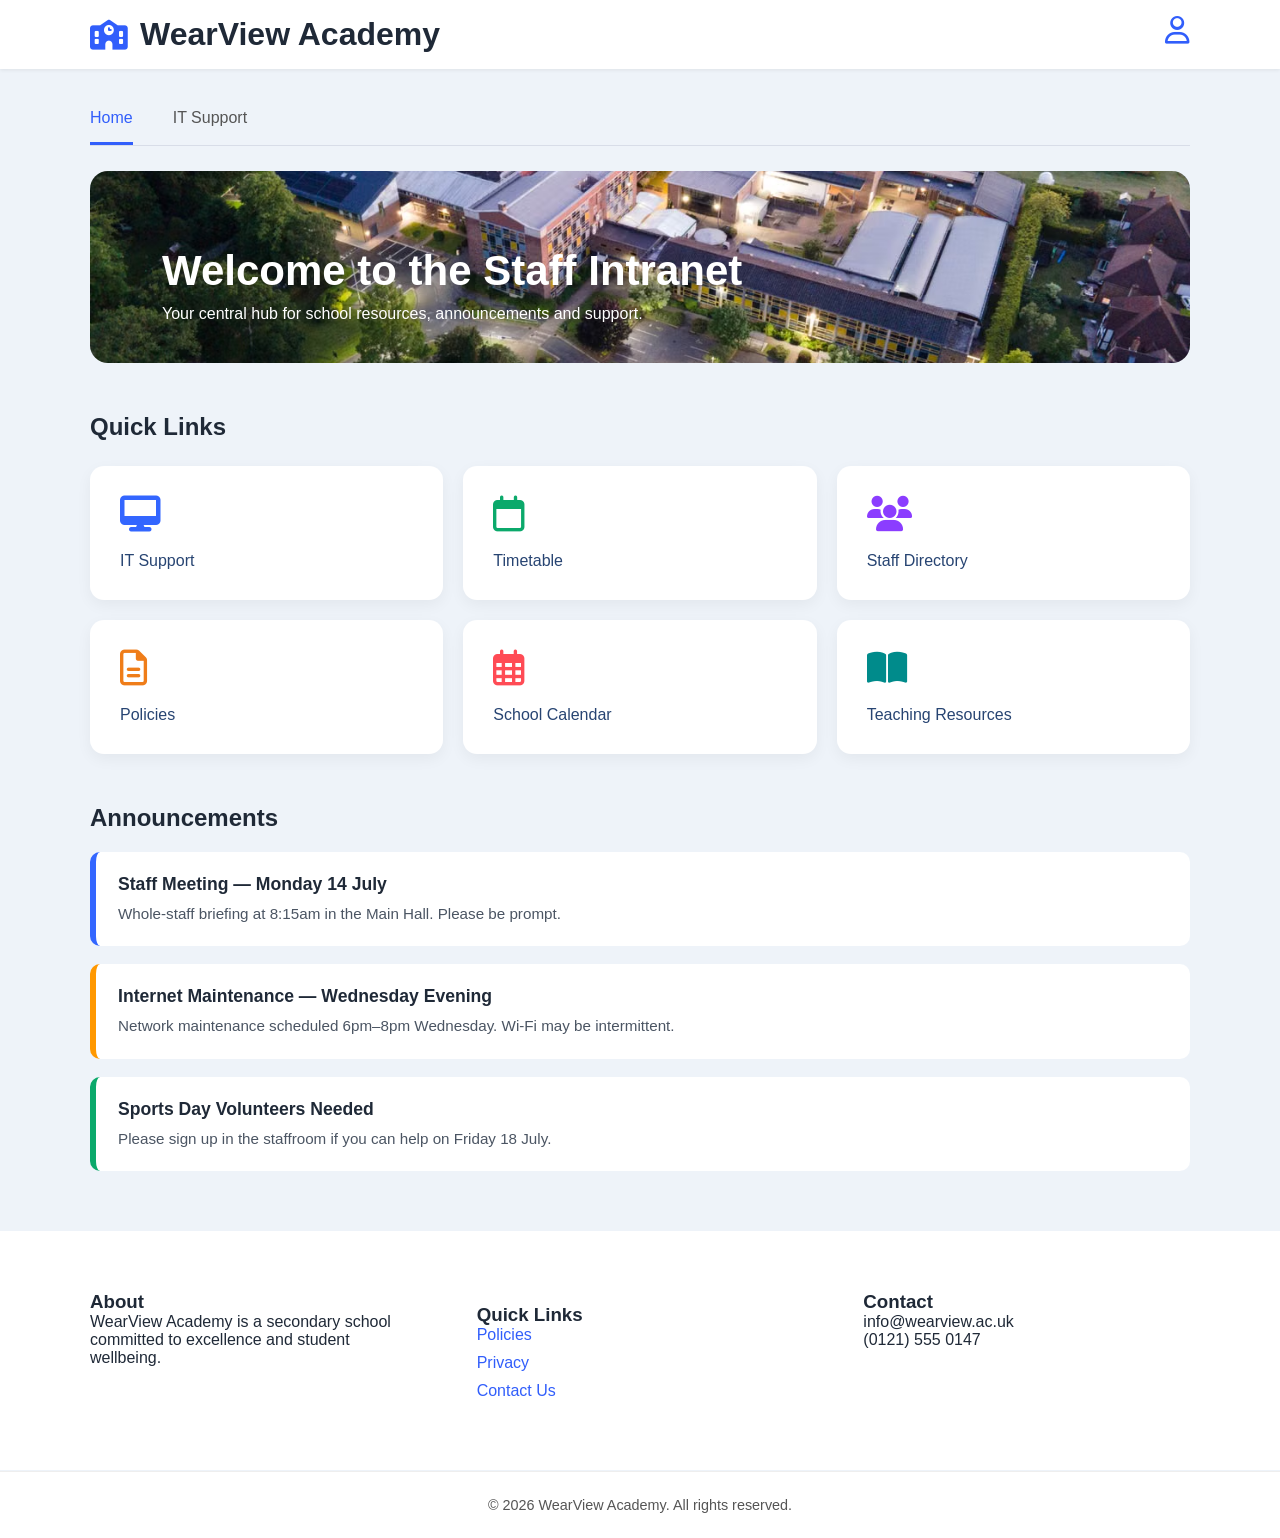
<file: index.html>
<!DOCTYPE html>
<html lang="en">
<head>
    <meta charset="UTF-8">
    <meta name="viewport" content="width=device-width, initial-scale=1.0">
    <title>WearView Academy Intranet</title>
    <link rel="stylesheet" href="css/site.css">
    <link rel="stylesheet" href="https://cdnjs.cloudflare.com/ajax/libs/font-awesome/6.4.0/css/all.min.css">
    <script src="js/user.js"></script>
    <script src="js/site.js"></script>
</head>
<body>
    <header>
        <div class="logo">
            <a href="index.html"><i class="fa-solid fa-school"></i></a>
            <h1>WearView Academy</h1>
        </div>
        <div class="profile">
            <a href="login.html"><i id="accountIcon" class="fa-regular fa-user"></i></a>
            <div id="loggedInUser" class="logged-in-user">
                <span id="userGreeting"></span>
                <a href="#" id="logoutLink">Logout</a>
            </div>
        </div>
    </header>     
    <nav>
        <ul>
            <li id="homeLink" class="active"><a href="index.html">Home</a></li>
            <li id="itSupportLink"><a href="#">IT Support</a></li>
            <li id="reportIssueLink"><a href="reportissues.html">Report Issue</a></li>
            <li id="viewRequestsLink"><a href="viewrequests.html">View Requests</a></li>    
            <li id="viewJobsLink"><a href="viewjobs.html">View Jobs</a></li>
        </ul>
    </nav>
    <main>
        <section class="hero">
            <img src="img/school.avif" alt="School">
            <div class="hero-overlay">
                <h2>Welcome to the Staff Intranet</h2>
                <p>Your central hub for school resources, announcements and support.</p>
            </div>
        </section>
        <section class="quick-links">
            <h2>Quick Links</h2>
            <div class="cards">
                <a class="card" href="#">
                    <i class="fa-solid fa-desktop blue"></i>
                    <p>IT Support</p>
                </a>
                <a class="card" href="#">
                    <i class="fa-regular fa-calendar green"></i>
                    <p>Timetable</p>
                </a>
                <a class="card" href="#">
                    <i class="fa-solid fa-users purple"></i>
                    <p>Staff Directory</p>
                </a>
                <a class="card" href="#">
                    <i class="fa-regular fa-file-lines orange"></i>
                    <p>Policies</p>
                </a>
                <a class="card" href="#">
                    <i class="fa-regular fa-calendar-days red"></i>
                    <p>School Calendar</p>
                </a>
                <a class="card" href="#">
                    <i class="fa-solid fa-book-open teal"></i>
                    <p>Teaching Resources</p>
                </a>
            </div>
        </section>
        <section class="announcements">
            <h2>Announcements</h2>
            <div class="announcement blue">
                <h3>Staff Meeting — Monday 14 July</h3>
                <p>Whole-staff briefing at 8:15am in the Main Hall. Please be prompt.</p>
            </div>
            <div class="announcement orange">
                <h3>Internet Maintenance — Wednesday Evening</h3>
                <p>Network maintenance scheduled 6pm–8pm Wednesday. Wi-Fi may be intermittent.</p>
            </div>
            <div class="announcement green">
                <h3>Sports Day Volunteers Needed</h3>
                <p>Please sign up in the staffroom if you can help on Friday 18 July.</p>
            </div>
        </section>
    </main>
    <footer>
        <div>
            <h3>About</h3>
            <p>WearView Academy is a secondary school committed to excellence and student wellbeing.</p>
        </div>
    <div>
        <h3 class="privacy-links">Quick Links</h3>
        <a href="#">Policies</a>
        <a href="#">Privacy</a>
        <a href="#">Contact Us</a>
    </div>
        <div>
            <h3>Contact</h3>
            <p>info@wearview.ac.uk</p>
            <p>(0121) 555 0147</p>
        </div>
    </footer>
    <div class="copyright">
        © 2026 WearView Academy. All rights reserved.
    </div>

</body>
</html>
</file>
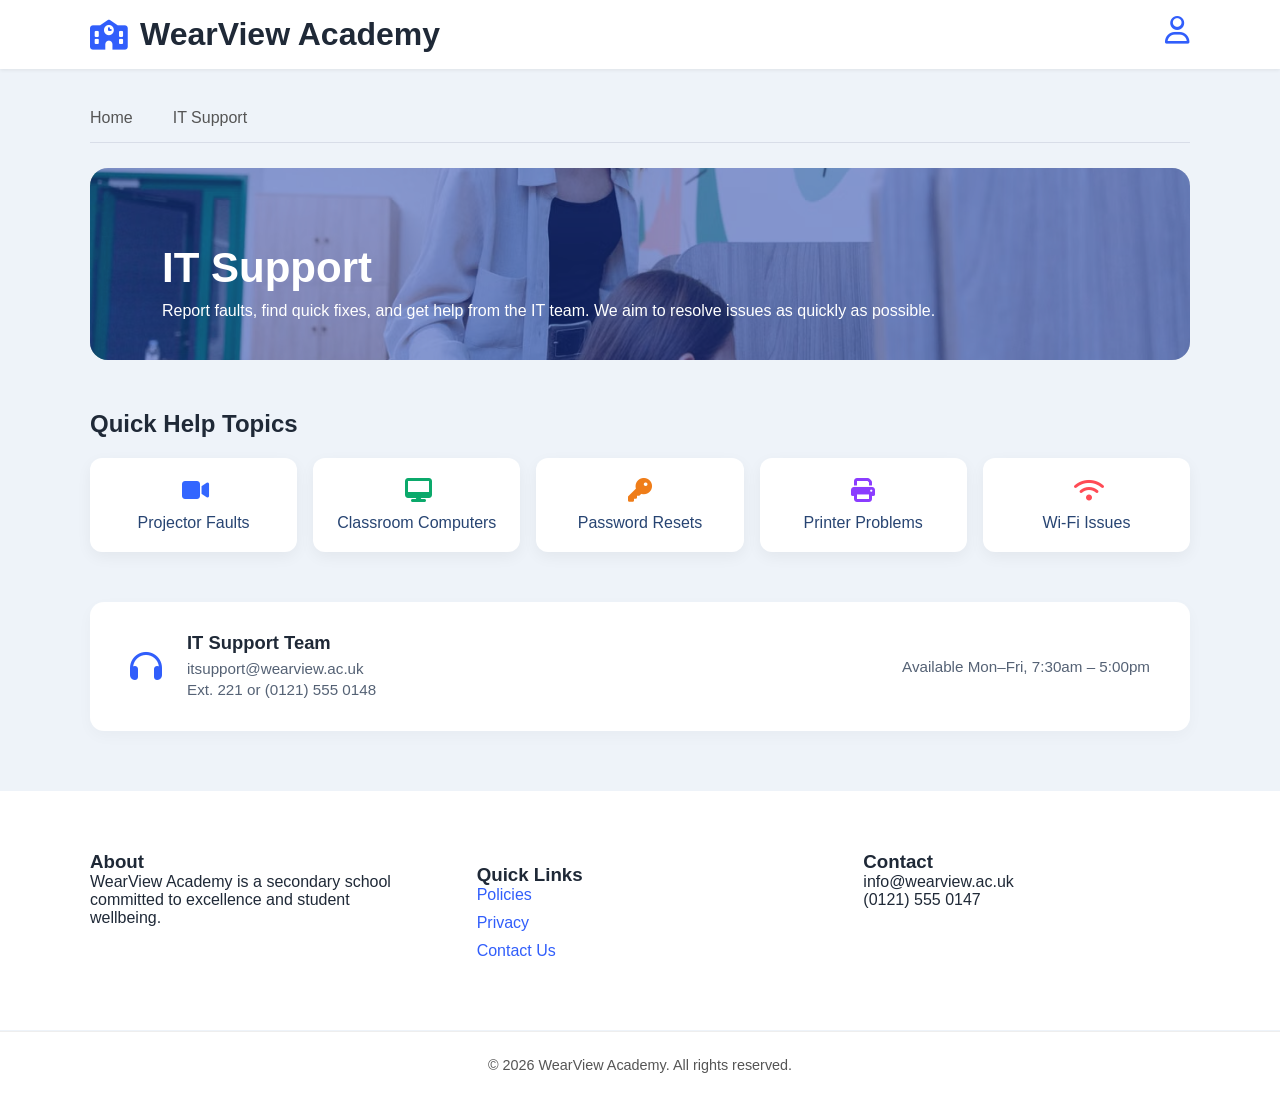
<file: itsupport.html>
<!DOCTYPE html>
<html lang="en">
<head>
    <meta charset="UTF-8">
    <meta name="viewport" content="width=device-width, initial-scale=1.0">
    <title>WearView Academy Intranet</title>
    <link rel="stylesheet" href="css/site.css">
    <link rel="stylesheet" href="https://cdnjs.cloudflare.com/ajax/libs/font-awesome/6.4.0/css/all.min.css">
    <script src="js/user.js"></script>
    <script src="js/site.js"></script>
</head>
<body>
    <header>
        <div class="logo">
            <a href="index.html"><i class="fa-solid fa-school"></i></a>
            <h1>WearView Academy</h1>
        </div>
        <div class="profile">
            <a href="login.html"><i id="accountIcon" class="fa-regular fa-user"></i></a>
            <div id="loggedInUser" class="logged-in-user">
                <span id="userGreeting"></span>
                <a href="#" id="logoutLink">Logout</a>
            </div>
        </div>
    </header>     
    <nav>
        <ul>
            <li id="homeLink" class="active"><a href="index.html">Home</a></li>
            <li id="itSupportLink"><a href="itsupport.html">IT Support</a></li>
            <li id="reportIssueLink"><a href="reportissues.html">Report Issue</a></li>
            <li id="viewRequestsLink"><a href="viewrequests.html">View Requests</a></li>    
            <li id="viewJobsLink"><a href="viewjobs.html">View Jobs</a></li>
        </ul>
    </nav>
    <main>
        <section class="hero">
            <img src="img/itsupport.avif" alt="IT Support">
            <div class="hero-overlay">
                <h2>IT Support</h2>
                <p>Report faults, find quick fixes, and get help from the IT team. We aim to resolve issues as quickly as possible.</p>
            </div>
            <div class="overlay"></div>
        </section>
        <section class="quick-help">
            <h2>Quick Help Topics</h2>
            <div class="help-cards">
                <a class="help-card">
                    <i class="fa-solid fa-video blue"></i>
                    <p>Projector Faults</p>
                </a>
                <a class="help-card">
                    <i class="fa-solid fa-desktop green"></i>
                    <p>Classroom Computers</p>
                </a>
                <a class="help-card">
                    <i class="fa-solid fa-key orange"></i>
                    <p>Password Resets</p>
                </a>
                <a class="help-card">
                    <i class="fa-solid fa-print purple"></i>
                    <p>Printer Problems</p>
                </a>
                <a class="help-card">
                    <i class="fa-solid fa-wifi red"></i>
                    <p>Wi-Fi Issues</p>
                </a>
            </div>
        </section>
        <section class="support-info-section">
            <div class="support-team-card">
                <!-- Left Side: Icon & Contact Details Grouped Together -->
                <div class="support-details">
                    <i class="fa-solid fa-headphones support-icon"></i>
                    <div class="support-text">
                        <h3>IT Support Team</h3>
                        <p>itsupport@wearview.ac.uk</p>
                        <p>Ext. 221 or (0121) 555 0148</p>
                    </div>
                </div>
                
                <!-- Right Side: Availability Hours -->
                <div class="support-hours">
                    <p>Available Mon–Fri, 7:30am – 5:00pm</p>
                </div>
            </div>            
    </section>
    </main>
    <footer>
        <div>
            <h3>About</h3>
            <p>WearView Academy is a secondary school committed to excellence and student wellbeing.</p>
        </div>
    <div>
        <h3 class="privacy-links">Quick Links</h3>
        <a href="#">Policies</a>
        <a href="#">Privacy</a>
        <a href="#">Contact Us</a>
    </div>
        <div>
            <h3>Contact</h3>
            <p>info@wearview.ac.uk</p>
            <p>(0121) 555 0147</p>
        </div>
    </footer>
    <div class="copyright">
        © 2026 WearView Academy. All rights reserved.
    </div>

</body>
</html>
</file>
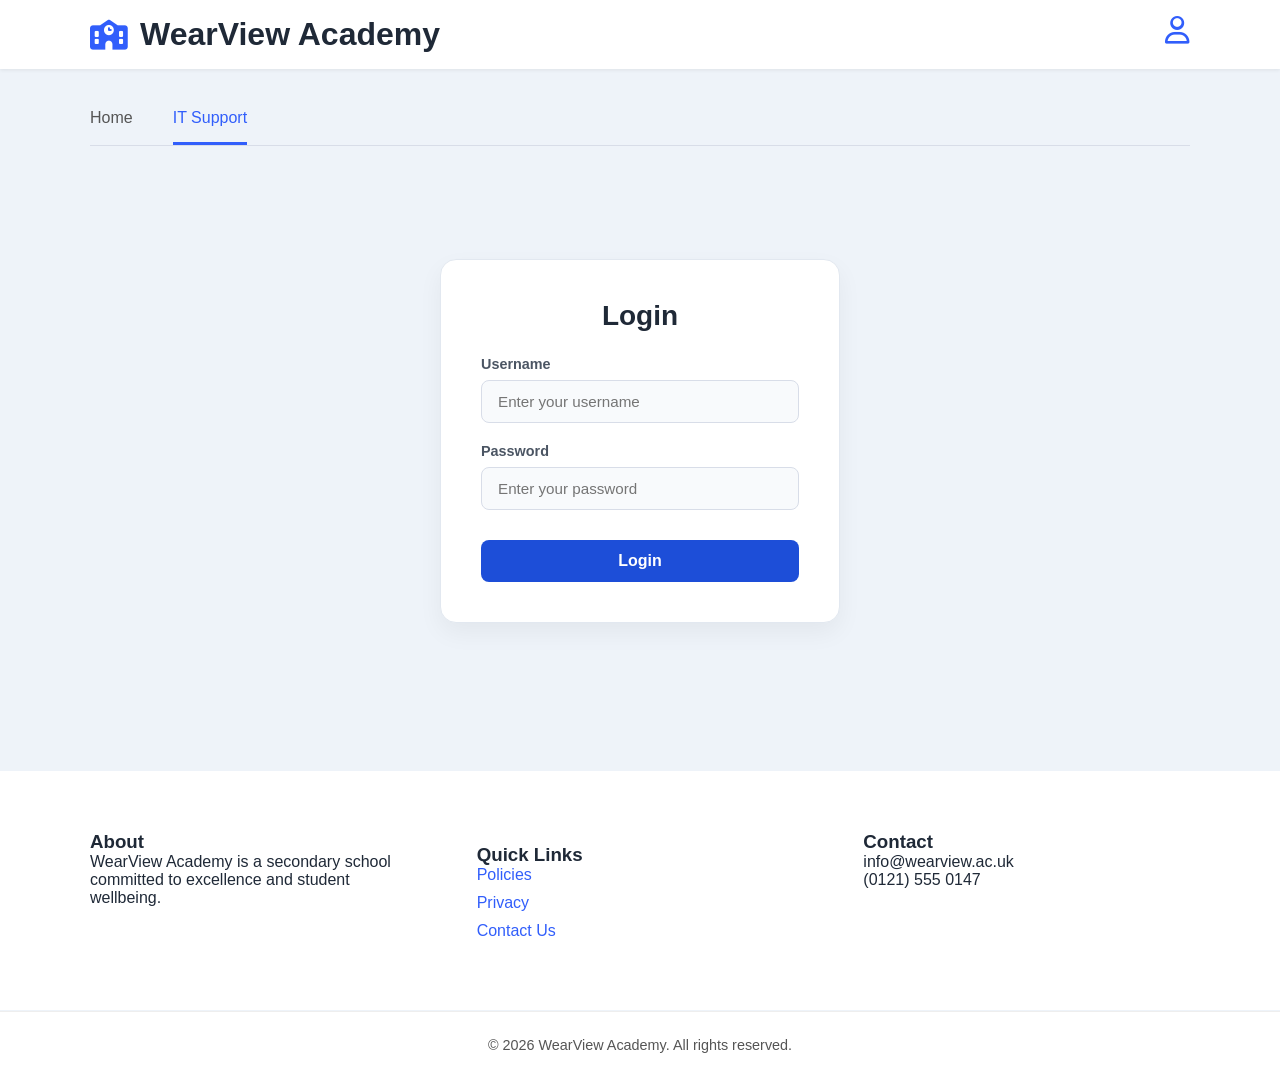
<file: login.html>
<!DOCTYPE html>
<html lang="en">
<head>
    <meta charset="UTF-8">
    <meta name="viewport" content="width=device-width, initial-scale=1.0">
    <title>WearView Academy Intranet</title>
    <link rel="stylesheet" href="css/site.css">
    <link rel="stylesheet" href="https://cdnjs.cloudflare.com/ajax/libs/font-awesome/6.4.0/css/all.min.css">
    <script src="js/user.js"></script>
    <script src="js/site.js"></script>
<body>
    <header>
        <div class="logo">
            <a href="index.html"><i class="fa-solid fa-school"></i></a>
            <h1>WearView Academy</h1>
        </div>
        <div class="profile">
            <a href="login.html"><i id="accountIcon" class="fa-regular fa-user"></i></a>
            <div id="loggedInUser" class="logged-in-user">
                <span id="userGreeting"></span>
                <a href="#" id="logoutLink">Logout</a>
            </div>
        </div>
    </header>
    <nav>
        <ul>
            <li id="homeLink" class="active"><a href="index.html">Home</a></li>
            <li id="itSupportLink"><a href="itsupport.html">IT Support</a></li>
            <li id="reportIssueLink"><a href="reportissues.html">Report Issue</a></li>
            <li id="viewRequestsLink"><a href="viewrequests.html">View Requests</a></li>    
            <li id="viewJobsLink"><a href="viewjobs.html">View Jobs</a></li>
        </ul>
    </nav>
    <main>
        <section class="login-section">
            <div class="login-container">
                <h2>Login</h2>
                <form id="loginForm">
                    <div class="formMarginSplit">
                        <label for="username">Username</label>
                        <input type="text" id="username" name="username" placeholder="Enter your username" required autocomplete="on">
                    </div>
                    <div class="formMarginSplit">
                        <label for="password">Password</label>
                        <input type="password" id="password" name="password" placeholder="Enter your password" required autocomplete="on">
                    </div>
                    <button type="button" class="btn-submit" 
                    onclick="initiateLogin(document.getElementById('username').value, 
                    document.getElementById('password').value)">Login</button>
                </form>
            </div>
        </section>
    </main>
    <footer>
        <div>
            <h3>About</h3>
            <p>WearView Academy is a secondary school committed to excellence and student wellbeing.</p>
        </div>
    <div>
        <h3 class="privacy-links">Quick Links</h3>
        <a href="#">Policies</a>
        <a href="#">Privacy</a>
        <a href="#">Contact Us</a>
    </div>
        <div>
            <h3>Contact</h3>
            <p>info@wearview.ac.uk</p>
            <p>(0121) 555 0147</p>
        </div>
    </footer>
    <div class="copyright">
        © 2026 WearView Academy. All rights reserved.
    </div>

</body>
</html>
</file>
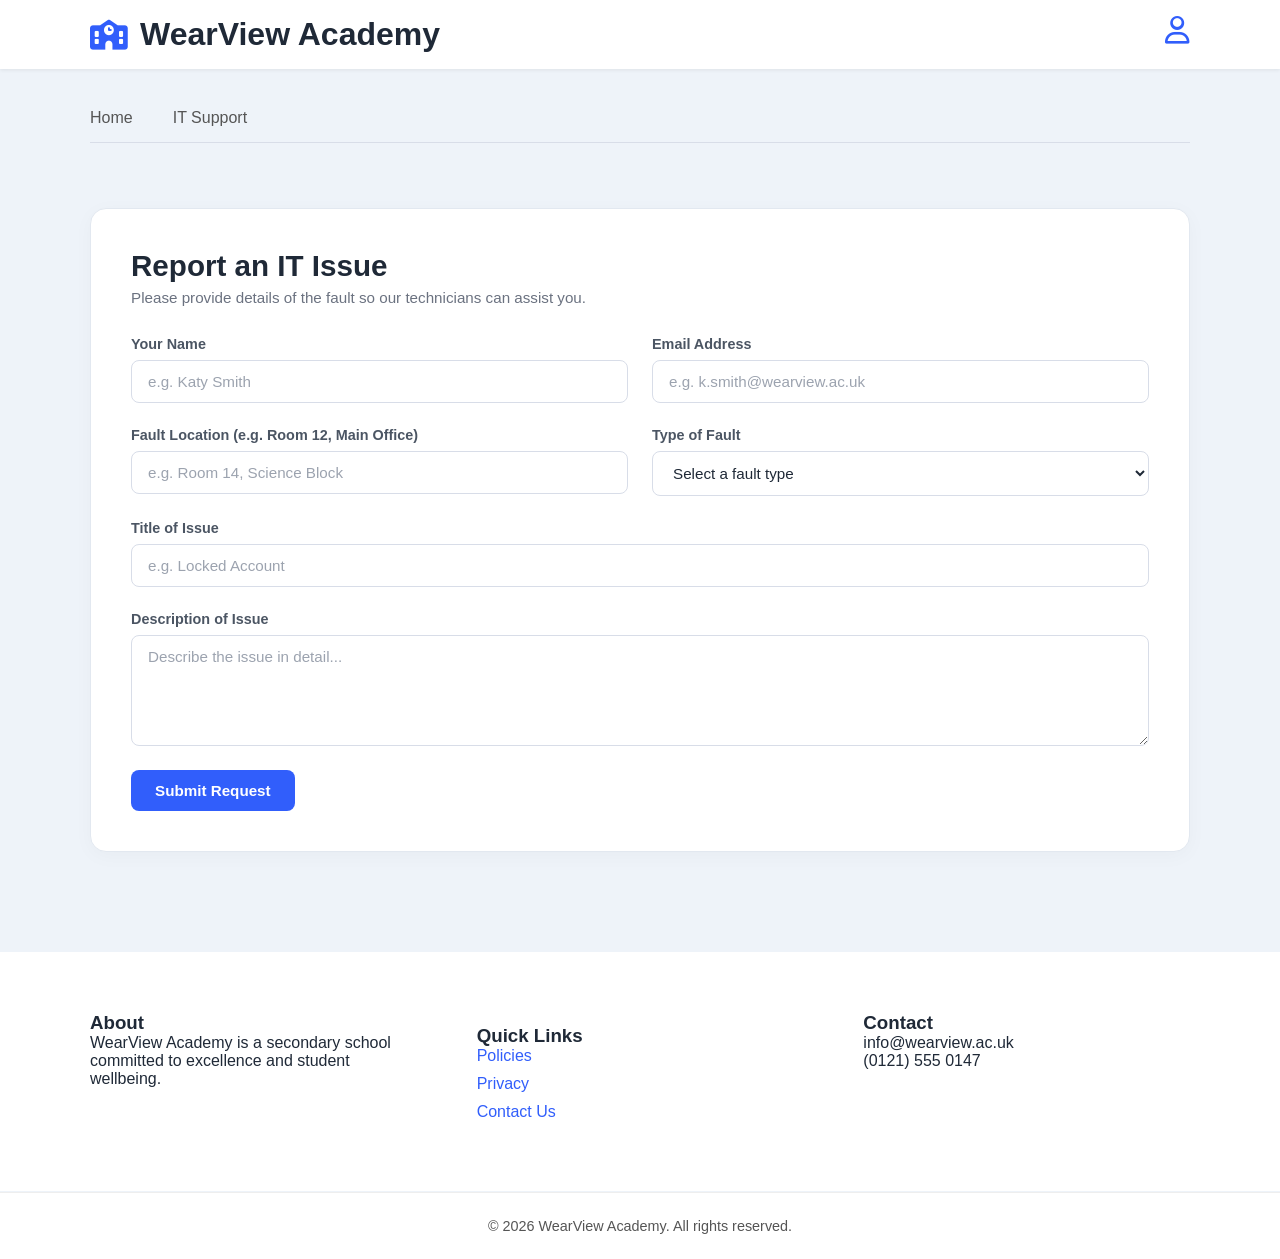
<file: reportissues.html>
<!DOCTYPE html>
<html lang="en">
<head>
    <meta charset="UTF-8">
    <meta name="viewport" content="width=device-width, initial-scale=1.0">
    <title>WearView Academy Intranet</title>
    <link rel="stylesheet" href="css/site.css">
    <link rel="stylesheet" href="https://cdnjs.cloudflare.com/ajax/libs/font-awesome/6.4.0/css/all.min.css">
    <script src="js/user.js"></script>
    <script src="js/site.js"></script>
</head>
<body>
    <header>
        <div class="logo">
            <a href="index.html"><i class="fa-solid fa-school"></i></a>
            <h1>WearView Academy</h1>
        </div>
        <div class="profile">
            <a href="login.html"><i id="accountIcon" class="fa-regular fa-user"></i></a>
            <div id="loggedInUser" class="logged-in-user">
                <span id="userGreeting"></span>
                <a href="#" id="logoutLink">Logout</a>
            </div>
        </div>
    </header> 
    <nav>
        <ul>
            <li id="homeLink" class="active"><a href="index.html">Home</a></li>
            <li id="itSupportLink"><a href="itsupport.html">IT Support</a></li>
            <li id="reportIssueLink"><a href="reportissues.html">Report Issue</a></li>
            <li id="viewRequestsLink"><a href="viewrequests.html">View Requests</a></li>    
            <li id="viewJobsLink"><a href="viewjobs.html">View Jobs</a></li>
        </ul>
    </nav>
    <main>
        <section class="issue-section">
    <div class="issue-container">
        <h2>Report an IT Issue</h2>
        <p class="issue-subtitle">Please provide details of the fault so our technicians can assist you.</p>
        
        <form id="reportIssueForm">
            <div class="form-grid">
                <!-- Row 1 -->
                <div class="form-group">
                    <label for="yourName">Your Name</label>
                    <input type="text" id="yourName" name="yourName" placeholder="e.g. Katy Smith" required>
                </div>
                <div class="form-group">
                    <label for="emailAddress">Email Address</label>
                    <input type="email" id="emailAddress" name="emailAddress" placeholder="e.g. k.smith@wearview.ac.uk" required>
                </div>
                
                <!-- Row 2 -->
                <div class="form-group">
                    <label for="faultLocation">Fault Location (e.g. Room 12, Main Office)</label>
                    <input type="text" id="faultLocation" name="faultLocation" placeholder="e.g. Room 14, Science Block" required>
                </div>
                <div class="form-group">
                    <label for="faultType">Type of Fault</label>
                    <select id="faultType" name="faultType" required>
                        <option value="" disabled selected>Select a fault type</option>
                        <option value="projector">Projector Fault</option>
                        <option value="computer">Classroom Computer</option>
                        <option value="password">Password Reset</option>
                        <option value="printer">Printer Problem</option>
                        <option value="wifi">Wi-Fi Issue</option>
                        <option value="other">Other</option>
                    </select>
                </div>
            </div>

            <!-- Full Width Row 3 -->
             <div class="form-group">
                    <label for="issueTitle">Title of Issue</label>
                    <input type="text" id="issueTitle" name="issueTitle" placeholder="e.g. Locked Account" required>
                </div>
            <div class="form-group full-width">
                <label for="issueDescription">Description of Issue</label>
                <textarea id="issueDescription" name="issueDescription" rows="5" placeholder="Describe the issue in detail..." required></textarea>
            </div>
            
            <button type="submit" class="btn-submit-issue">Submit Request</button>
        </form>
    </div>
</section>
    </main>
    <footer>
        <div>
            <h3>About</h3>
            <p>WearView Academy is a secondary school committed to excellence and student wellbeing.</p>
        </div>
    <div>
        <h3 class="privacy-links">Quick Links</h3>
        <a href="#">Policies</a>
        <a href="#">Privacy</a>
        <a href="#">Contact Us</a>
    </div>
        <div>
            <h3>Contact</h3>
            <p>info@wearview.ac.uk</p>
            <p>(0121) 555 0147</p>
        </div>
    </footer>
    <div class="copyright">
        © 2026 WearView Academy. All rights reserved.
    </div>

</body>
</html>
</file>
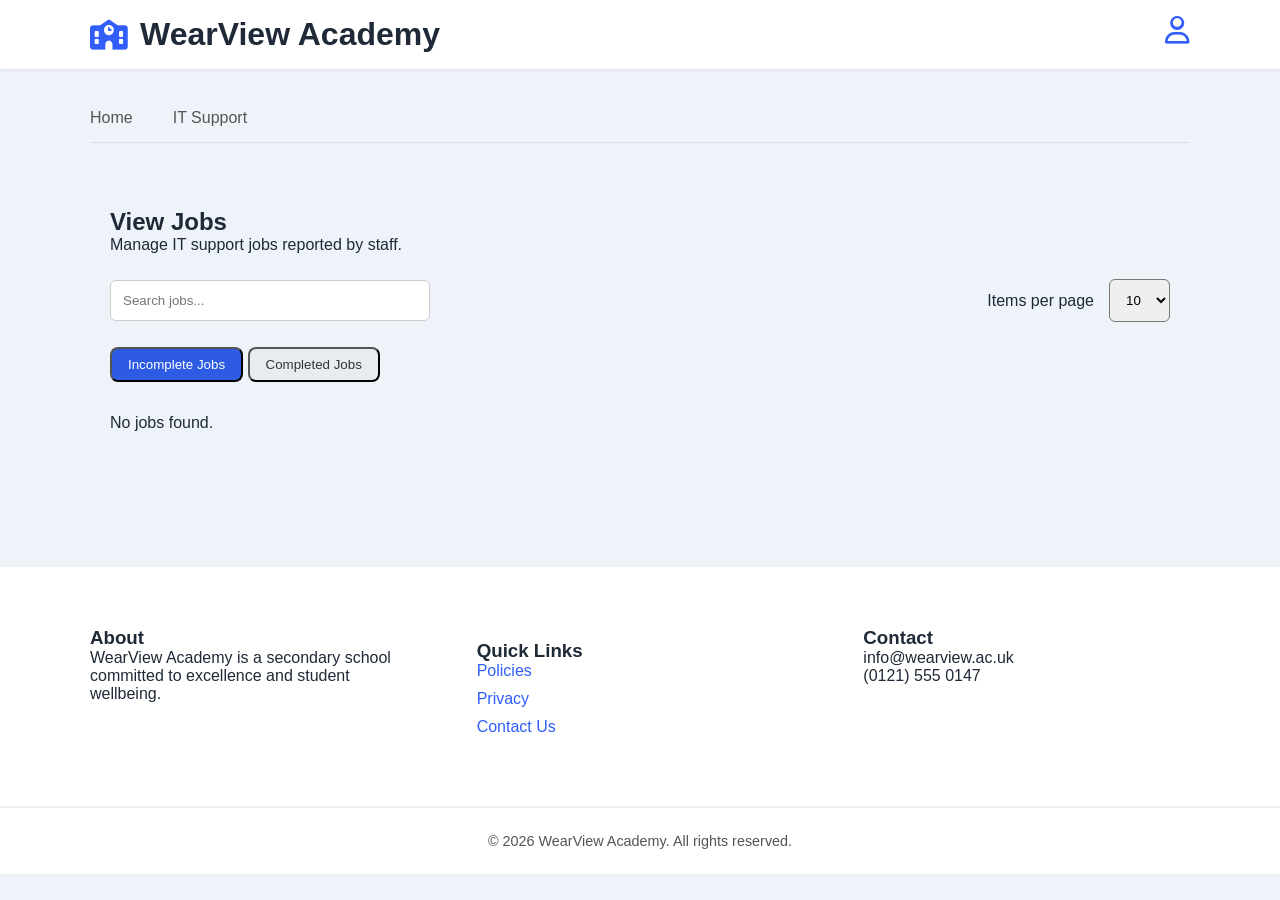
<file: viewjobs.html>
<!DOCTYPE html>
<html lang="en">
<head>
    <meta charset="UTF-8">
    <meta name="viewport" content="width=device-width, initial-scale=1.0">
    <title>WearView Academy Intranet</title>
    <link rel="stylesheet" href="css/site.css">
    <link rel="stylesheet" href="https://cdnjs.cloudflare.com/ajax/libs/font-awesome/6.4.0/css/all.min.css">
    <script src="js/user.js"></script>
    <script src="js/site.js"></script>
    <!-- <script src="js/jobsdashboard.js"></script> -->
    <script>
        document.addEventListener("DOMContentLoaded", function () { 
            verifyUserLogin();
            setupITSupportLink();
            setActiveNavigation();
        });
    </script>
</head>
<body>
    <header>
        <div class="logo">
            <a href="index.html"><i class="fa-solid fa-school"></i></a>
            <h1>WearView Academy</h1>
        </div>
        <div class="profile">
            <a href="login.html"><i id="accountIcon" class="fa-regular fa-user"></i></a>
            <div id="loggedInUser" class="logged-in-user">
                <span id="userGreeting"></span>
                <a href="#" id="logoutLink">Logout</a>
            </div>
        </div>
    </header> 
    <nav>
        <ul>
            <li id="homeLink" class="active"><a href="index.html">Home</a></li>
            <li id="itSupportLink"><a href="itsupport.html">IT Support</a></li>
            <li id="reportIssueLink"><a href="reportissues.html">Report Issue</a></li>
            <li id="viewRequestsLink"><a href="viewrequests.html">View Requests</a></li>    
            <li id="viewJobsLink"><a href="viewjobs.html">View Jobs</a></li>
        </ul>
    </nav>
     <main>
        <section class="jobs-section">
            <div class="page-header">
                <h2>View Jobs</h2>
                <p>Manage IT support jobs reported by staff.</p>
            </div>
            <div class="jobs-toolbar">
                <div class="toolbar-left">
                    <input
                        type="text"
                        id="jobSearch"
                        class="search-input"
                        placeholder="Search jobs...">
                </div>
                <div class="toolbar-right">
                    <label>Items per page</label>
                    <select id="jobsPerPage">
                        <option>5</option>
                        <option selected>10</option>
                        <option>20</option>
                        <option>50</option>
                    </select>
                </div>
            </div>
            <div class="job-tabs">
                <button
                    id="incompleteTab"
                    class="active btn"
                    onclick="showIncomplete()"
                    type="button">
                    Incomplete Jobs
                </button>
                <button
                    id="completedTab"
                    class="btn"
                    onclick="showCompleted()"
                    type="button">
                    Completed Jobs
                </button>
            </div>
            <div id="jobsContainer" class="jobs-grid"></div>
            <div id="jobsPagination" class="pagination"></div>
        </section>
    </main>
    <footer>
        <div>
            <h3>About</h3>
            <p>WearView Academy is a secondary school committed to excellence and student wellbeing.</p>
        </div>
    <div>
        <h3 class="privacy-links">Quick Links</h3>
        <a href="#">Policies</a>
        <a href="#">Privacy</a>
        <a href="#">Contact Us</a>
    </div>
        <div>
            <h3>Contact</h3>
            <p>info@wearview.ac.uk</p>
            <p>(0121) 555 0147</p>
        </div>
    </footer>
    <div class="copyright">
        © 2026 WearView Academy. All rights reserved.
    </div>

</body>
</html>
</file>
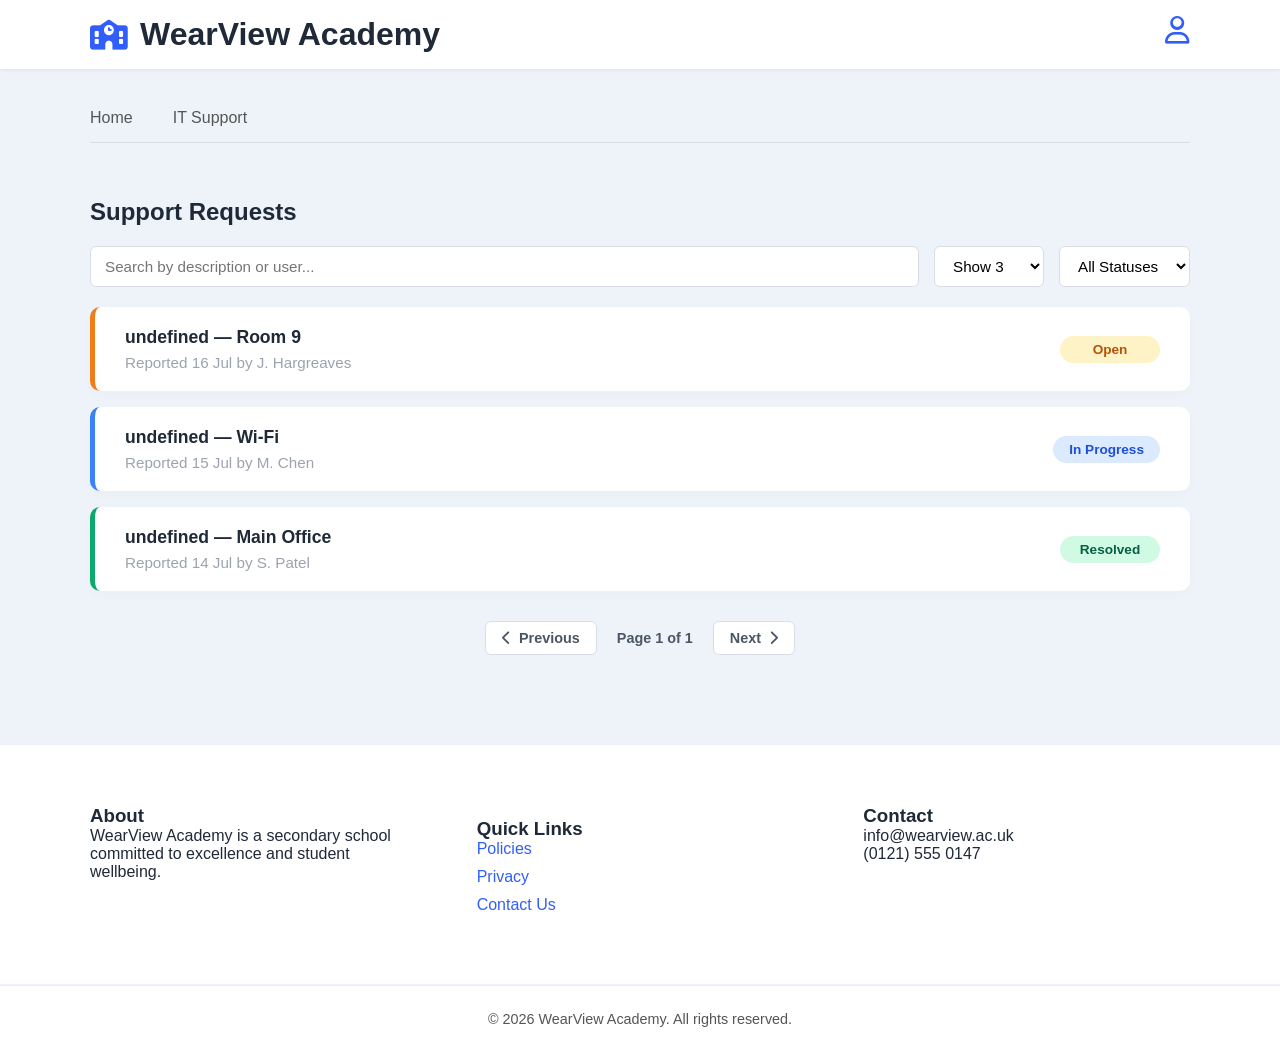
<file: viewrequests.html>
<!DOCTYPE html>
<html lang="en">
<head>
    <meta charset="UTF-8">
    <meta name="viewport" content="width=device-width, initial-scale=1.0">
    <title>WearView Academy Intranet</title>
    <link rel="stylesheet" href="css/site.css">
    <link rel="stylesheet" href="https://cdnjs.cloudflare.com/ajax/libs/font-awesome/6.4.0/css/all.min.css">
    <script src="js/user.js"></script>
    <script src="js/site.js"></script>
</head>
<body>
    <header>
        <div class="logo">
            <a href="index.html"><i class="fa-solid fa-school"></i></a>
            <h1>WearView Academy</h1>
        </div>
        <div class="profile">
            <a href="login.html"><i id="accountIcon" class="fa-regular fa-user"></i></a>
            <div id="loggedInUser" class="logged-in-user">
                <span id="userGreeting"></span>
                <a href="#" id="logoutLink">Logout</a>
            </div>
        </div>
    </header> 
    <nav>
        <ul>
            <li id="homeLink" class="active"><a href="index.html">Home</a></li>
            <li id="itSupportLink"><a href="itsupport.html">IT Support</a></li>
            <li id="reportIssueLink"><a href="reportissues.html">Report Issue</a></li>
            <li id="viewRequestsLink"><a href="viewrequests.html">View Requests</a></li>    
            <li id="viewJobsLink"><a href="viewjobs.html">View Jobs</a></li>
        </ul>
    </nav>
    <main>
        <section class="requests-section">
            <h2>Support Requests</h2>
            
            <!-- Filter Control Panel Bar -->
            <div class="requests-filter-bar">
                <input type="text" id="searchBar" placeholder="Search by description or user...">

                <select id="itemsPerPageSelect">
                    <option value="3" selected>Show 3</option>
                    <option value="5">Show 5</option>
                    <option value="10">Show 10</option>
                </select>
                
                <select id="statusFilter">
                    <option value="All">All Statuses</option>
                    <option value="Open">Open</option>
                    <option value="In Progress">In Progress</option>
                    <option value="Resolved">Resolved</option>
                </select>
            </div>
            <!-- This dynamic element will be populated by JavaScript -->
            <div id="requestsContainer" class="requests-list"></div>
            
            <!-- Clean, balanced pagination block -->
            <div class="pagination-container">
                <button id="prevPageBtn" class="btn-page"><i class="fa-solid fa-chevron-left"></i> Previous</button>
                <span id="pageIndicator" class="page-info">Page 1 of 1</span>
                <button id="nextPageBtn" class="btn-page">Next <i class="fa-solid fa-chevron-right"></i></button>
            </div>
        </section>
    </main>
    <footer>
        <div>
            <h3>About</h3>
            <p>WearView Academy is a secondary school committed to excellence and student wellbeing.</p>
        </div>
    <div>
        <h3 class="privacy-links">Quick Links</h3>
        <a href="#">Policies</a>
        <a href="#">Privacy</a>
        <a href="#">Contact Us</a>
    </div>
        <div>
            <h3>Contact</h3>
            <p>info@wearview.ac.uk</p>
            <p>(0121) 555 0147</p>
        </div>
    </footer>
    <div class="copyright">
        © 2026 WearView Academy. All rights reserved.
    </div>

</body>
</html>
</file>
<file: css/site.css>
/* ==========================================================
   GLOBAL STYLES
   - Reset
   - Typography
   - Body
   - General Layout
========================================================== */
*{
    margin:0;
    padding:0;
    box-sizing:border-box;
}

body{
    font-family:Arial,Helvetica,sans-serif;
    background:#eef3f9;
    color:#1f2937;
}

/* ==========================================================
   HEADER
   - Logo
   - Navigation
   - User Profile Icon
========================================================== */
header {
    background: #fff;
    box-shadow: 0 1px 4px rgba(0,0,0,.08);
    display: flex;
    justify-content: space-between; /* Center the inner content container */
    width: 100%;
    padding: 16px calc((100% - 1100px) / 2);
}

header a {    
    color: inherit;
    text-decoration: none;
}

.logo{
    display:flex;
    align-items:center;
    gap:12px;
}

.logo i{
    color:#315efb;
    font-size:30px;
}

.profile i{
    color:#315efb;
    font-size:28px;
}

.profile i:hover{
    color:#1e3a8a;
}

.logged-in-user {
    display: none;
    align-items: center;
    gap: 10px;
}

#userGreeting {
    font-weight: 600;
    color: #1d2b4f;
}

#logoutLink {
    color: #2d5bff;
    text-decoration: none;
    font-size: 0.95rem;
}

#logoutLink:hover {
    text-decoration: underline;
}

/* ==========================================================
   MAIN NAVIGATION
   - Navigation Links
   - Active Navigation States
========================================================== */
nav {
    width: 100%;
    max-width: 1100px;
    margin: 25px auto;
    /* Ensure no extra padding offsets it from the header alignment */
    padding: 0;
}

nav ul{
    display:flex;
    list-style:none;
    gap:40px;
    border-bottom:1px solid #d8dde8;
}

nav a{
    display:block;
    padding:15px 0;
    color:#555;
    text-decoration:none;
}

.active a{
    color:#315efb;
    border-bottom:3px solid #315efb;
}

#reportIssueLink,
#viewRequestsLink,
#viewJobsLink {
    display: none;
}

main{
    width:100%;
    max-width:1100px;
    margin:auto;
}

/* ==========================================================
   HOME PAGE
========================================================== */
.hero{
    position:relative;
    border-radius:18px;
    overflow:hidden;
}

.hero img{
    width:100%;
    display:block;
    object-fit: cover;
    height: 12rem;
}

.overlay {
    display: block;
    z-index: 1;
    background: rgb(30, 64, 175, 0.5);
    width: 100%;
    height: 100%;
    position: absolute;
    top: 0;
    left: 0;
}

.hero-overlay{
    position:absolute;
    left:40px;
    bottom:40px;
    color:#fff;
      background-image: linear-gradient(to right, var(--tw-gradient-stops));
    --tw-gradient-to: rgb(30 58 138 / 0.3) var(--tw-gradient-to-position);
        --tw-gradient-from: rgb(30 58 138 / 0.8) var(--tw-gradient-from-position);
    --tw-gradient-stops: var(--tw-gradient-from), var(--tw-gradient-to);
    padding-left: 2rem;
    padding-right: 2rem;
    z-index: 2;
}

.hero-overlay h2{
    font-size:42px;
    margin-bottom:10px;
}

.quick-links{
    margin:50px 0;
}

.quick-links h2{
    margin-bottom:25px;
}

.cards{
    display:grid;
    grid-template-columns:repeat(3,1fr);
    gap:20px;
}

.card{
    background:#fff;
    border-radius:14px;
    padding:30px;
    text-decoration:none;
    color:#274472;
    box-shadow:0 5px 15px rgba(0,0,0,.05);
}

.card i{
    font-size:36px;
    margin-bottom:20px;
}

.blue{color:#3366ff;}
.green{color:#0ba96b;}
.purple{color:#8b3dff;}
.orange{color:#ef7d19;}
.red{color:#ff4b55;}
.teal{color:#008b8b;}

.announcements h2{
    margin-bottom:20px;
}

.announcement {
    background: #fff;
    padding: 22px;
    margin-bottom: 18px;
    border-radius: 10px;
    border-left: 6px solid;
    color: #1f2937; /* Force dark text color */
}

.announcement h3 {
    color: #1f2937 !important;
    font-size: 1.1rem;
    margin-bottom: 8px;
}

.announcement p {
    color: #4b5563 !important; /* Slightly lighter dark gray for body copy */
    font-size: 0.95rem;
    line-height: 1.4;
}

.announcement.blue{
    border-color:#3366ff;
}

.announcement.orange{
    border-color:#ff9800;
}

.announcement.green{
    border-color:#0ba96b;
}

footer {
    margin-top: 60px;
    background: #fff;
    display: grid;
    grid-template-columns: repeat(3, 1fr);
    gap: 60px;
    /* Cleanly align the columns inside the 1100px grid limit */
    padding: 60px calc((100% - 1100px) / 2); 
    border-bottom: 1px solid #eef3f9; /* Creates a clean transition above the copyright */    
}

footer h4{
    margin-bottom:15px;
}

footer a{
    display:block;
    text-decoration:none;
    color:#315efb;
    margin-bottom:10px;
}

.copyright {
    background: #fff;
    text-align: center;
    padding: 25px;
    border-top: 1px solid #eee;
    color: #555;
    font-size: 0.9rem;
}

.privacy-links {
    padding-top: 0.7em;
}

/* ==========================================================
   LOGIN PAGE
========================================================== */
.login-section {
    display: flex;
    justify-content: center;
    align-items: center;
    padding: 60px 20px;
    min-height: 60vh; /* Vertical breathing room on desktop */
}

.login-container {
    background: #fff;
    border-radius: 16px;
    box-shadow: 0 10px 25px rgba(0, 0, 0, 0.05); /* Smooth, modern drop shadow */
    padding: 40px;
    width: 100%;
    max-width: 400px; /* Golden-ratio width for card layouts */
    border: 1px solid #e2e8f0;
}

.login-container h2 {
    font-size: 1.75rem;
    font-weight: 700;
    color: #1f2937;
    margin-bottom: 24px;
    text-align: center; /* Center-align header inside the card */
}

#loginForm {
    display: flex;
    flex-direction: column;
    gap: 20px; /* Automatically handles vertical element spacing */
}

.formMarginSplit {
    display: flex;
    flex-direction: column;
    gap: 8px; /* Perfectly gaps label from the input field */
}

.formMarginSplit label {
    font-size: 0.9rem;
    font-weight: 600;
    color: #4b5563;
}

/* Beautiful, styled input fields */
.formMarginSplit input[type="text"],
.formMarginSplit input[type="password"] {
    width: 100%;
    padding: 12px 16px;
    border: 1px solid #d8dde8;
    border-radius: 8px;
    font-size: 0.95rem;
    color: #1f2937;
    background-color: #f8fafc;
    transition: all 0.2s ease-in-out;
    outline: none;
}

/* Subtle focus glow effects */
.formMarginSplit input[type="text"]:focus,
.formMarginSplit input[type="password"]:focus {
    border-color: #315efb;
    background-color: #fff;
    box-shadow: 0 0 0 3px rgba(49, 94, 251, 0.15);
}

/* Clean, modern full-width action button */
.btn-submit {
    width: 100%;
    padding: 12px;
    font-size: 1rem;
    font-weight: 600;
    color: #fff;
    background: #315efb;
    border: none;
    border-radius: 8px;
    cursor: pointer;
    transition: background 0.2s ease;
    margin-top: 10px;
}

.btn-submit:hover {
    background: #1e3a8a;
}
 
 .btn-confirm {
    background-image: linear-gradient(rgb(5, 150, 105), rgb(5, 150, 105)) !important;
 }

 .btn-submit {
    background-image: linear-gradient(rgb(29, 78, 216), rgb(29, 78, 216)) !important;      
 }

 /* ==========================================================
   IT SUPPORT PAGE
========================================================== */
.quick-help {
    margin:50px 0;
}

.quick-help h2{
    margin-bottom:20px;
}

.it-Resources {
    display: flex;
    flex-wrap: wrap;
    gap: 0.75rem;
    margin-bottom: 2rem;
    margin-top: 1.5rem;
}

.btn-report {
    background-image: linear-gradient(rgb(29, 78, 216), rgb(29, 78, 216)) !important;
    background-clip: border-box !important;
    color: rgb(255, 255, 255) !important;
    caret-color: rgb(255, 255, 255) !important;
    font-family: YAD1aU3sLnI_0, _fb_, auto !important;
    font-weight: 700 !important;
    font-style: normal !important;
    font-size: 1rem !important;
    padding: 0.75rem 1.5rem;
    border-radius: 0.5rem;
    gap: 0.5rem;
    align-items: center;
    cursor:pointer;
}

.btn-status {
    background-image: linear-gradient(rgb(226, 232, 240), rgb(226, 232, 240)) !important;
    background-clip: border-box !important;
    color: rgb(30, 58, 95) !important;
    --canva-color: #1e3a5fff;
    caret-color: rgb(30, 58, 95) !important;
    font-family: YAD1aU3sLnI_0, _fb_, auto !important;
    font-weight: 400 !important;
    font-style: normal !important;
    font-size: 1rem !important;
    padding: 0.75rem 1.25rem;
    border-radius: 0.5rem;
    gap: 0.5rem;
    align-items: center;
    cursor:pointer;
}

.help-cards {
    display:grid;
    grid-template-columns: repeat(5, minmax(0, 1fr));
    gap: 1rem;
}

.help-card { 
    background:#fff;
    padding:1.25rem;
    text-decoration:none;
    color:#274472;
    box-shadow:0 5px 15px rgba(0,0,0,.05);
    border-radius: 0.75rem;
    transition: transform 0.2s, box-shadow 0.2s;
}

.help-card i {
    display: block;
    font-size: x-large;
    width: 24px;
    height: 24px;
    margin-bottom: 0.75rem;
    margin-left: auto;
    margin-right: auto;
}

.help-card p
{
    text-align: center;
}

/* --- IT Support Team Card Custom Design --- */
.support-info-section {
    margin-bottom: 50px;
}

.support-team-card {
    background: #fff;
    border-radius: 14px;
    padding: 30px 40px;
    box-shadow: 0 5px 15px rgba(0, 0, 0, .03);
    display: flex;
    justify-content: space-between; /* Pushes contact details left, hours right */
    align-items: center; /* Centers both blocks vertically */
    width: 100%;
}

/* Flex wrapper for Icon + Text block */
.support-details {
    display: flex;
    align-items: center;
    gap: 25px; /* Adds space between headphone icon and the text */
}

/* Custom styled icon color and sizing */
.support-icon {
    color: #315efb;
    font-size: 32px;
}

.support-text h3 {
    font-size: 1.15rem;
    color: #1f2937;
    font-weight: 700;
    margin-bottom: 4px;
}

.support-text p {
    color: #556275 !important; /* Muted gray text color */
    font-size: 0.95rem;
    line-height: 1.4;
}

/* Typography for the right-hand availability block */
.support-hours p {
    color: #556275 !important;
    font-size: 0.95rem;
    font-weight: 400;
}


/* ==========================================================
   REPORT ISSUE PAGE
========================================================== */
.issue-section {
    padding: 40px 0;
    width: 100%;
    max-width: 1100px;
    margin: 0 auto;
}

.issue-container {
    background: #fff;
    border-radius: 16px;
    box-shadow: 0 4px 20px rgba(0, 0, 0, 0.03);
    padding: 40px;
    border: 1px solid #e2e8f0;
}

.issue-container h2 {
    font-size: 1.85rem;
    font-weight: 700;
    color: #1f2937;
    margin-bottom: 6px;
}

.issue-subtitle {
    color: #6b7280;
    font-size: 0.95rem;
    margin-bottom: 30px;
}

/* Form Grid Architecture */
#reportIssueForm {
    display: flex;
    flex-direction: column;
    gap: 24px;
}

.form-grid {
    display: grid;
    grid-template-columns: repeat(2, 1fr);
    gap: 24px;
}

.form-group {
    display: flex;
    flex-direction: column;
    gap: 8px;
}

.form-group.full-width {
    grid-column: span 2;
}

.form-group label {
    font-size: 0.9rem;
    font-weight: 600;
    color: #4b5563;
}

/* Input, Select, and Textarea styling */
.form-group input,
.form-group select,
.form-group textarea {
    width: 100%;
    padding: 12px 16px;
    border: 1px solid #d8dde8;
    border-radius: 8px;
    font-size: 0.95rem;
    color: #1f2937;
    background-color: #fff;
    outline: none;
    transition: all 0.2s ease-in-out;
    font-family: inherit;
}

.form-group textarea {
    resize: vertical;
}

/* Form input placeholder styles */
.form-group input::placeholder,
.form-group textarea::placeholder {
    color: #9ca3af;
}

/* Custom interactive styling matching corporate blue */
.form-group input:focus,
.form-group select:focus,
.form-group textarea:focus {
    border-color: #315efb;
    box-shadow: 0 0 0 3px rgba(49, 94, 251, 0.12);
}

/* Submit Button Placement and Design */
.btn-submit-issue {
    align-self: flex-start; /* Keeps the button left-aligned precisely like the image */
    background: #315efb;
    color: #fff;
    border: none;
    padding: 12px 24px;
    font-size: 0.95rem;
    font-weight: 700;
    border-radius: 8px;
    cursor: pointer;
    transition: background 0.2s ease;
}

.btn-submit-issue:hover {
    background: #1e3a8a;
}

/* ==========================================================
   VIEW REQUESTS PAGE
========================================================== */

/* --- DYNAMIC RECENT REQUESTS LOG --- */
.requests-filter-bar {
    display: flex;
    gap: 15px;
    margin-bottom: 20px;
}

.requests-filter-bar input, 
.requests-filter-bar select {
    padding: 10px 14px;
    border: 1px solid #d8dde8;
    border-radius: 6px;
    font-size: 0.95rem;
    background-color: #fff;
}

.requests-filter-bar input {
    flex-grow: 1;
}

.requests-section {
    padding: 30px 0;
    width: 100%;
    max-width: 1100px;
    margin: 0 auto;
}

.requests-section h2 {
    font-size: 1.5rem;
    font-weight: 700;
    color: #1f2937;
    margin-bottom: 20px;
}

.requests-list {
    display: flex;
    flex-direction: column;
    gap: 16px;
    margin-bottom: 30px;
}

/* Individual Request Item Container Card */
.request-card {
    background: #fff;
    border-radius: 10px;
    padding: 20px 30px;
    box-shadow: 0 4px 12px rgba(0, 0, 0, 0.02);
    display: flex;
    justify-content: space-between;
    align-items: center;
    border-left: 5px solid #d8dde8; /* Fallback default border */
    transition: transform 0.15s ease;
}

/* Accent Dynamic Theme Borders mapped from Type/Status selectors */
.request-card.border-open { border-left-color: #ef7d19; }       /* Orange/Yellow */
.request-card.border-progress { border-left-color: #3b82f6; }   /* Blue */
.request-card.border-resolved { border-left-color: #0ba96b; }   /* Green */

.request-card-info h3 {
    font-size: 1.1rem;
    color: #1f2937;
    font-weight: 700;
    margin-bottom: 6px;
}

.request-card-subtext {
    color: #9ca3af;
    font-size: 0.95rem;
}

/* Pill Badges Styling */
.status-badge {
    padding: 6px 16px;
    border-radius: 20px;
    font-size: 0.85rem;
    font-weight: 600;
    text-align: center;
    min-width: 100px;
}

.status-badge.open {
    background-color: #fef3c7;
    color: #b45309;
}

.status-badge.progress {
    background-color: #dbeafe;
    color: #1d4ed8;
}

.status-badge.resolved {
    background-color: #d1fae5;
    color: #065f46;
}

/* Pagination UI Styles */
.pagination-container {
    display: flex;
    justify-content: center;
    align-items: center;
    gap: 20px;
    margin-top: 20px;
}

.btn-page {
    background: #fff;
    border: 1px solid #d8dde8;
    color: #4b5563;
    padding: 8px 16px;
    font-size: 0.9rem;
    font-weight: 600;
    border-radius: 6px;
    cursor: pointer;
    display: inline-flex;
    align-items: center;
    gap: 8px;
    transition: all 0.2s ease;
}

.btn-page:hover:not(:disabled) {
    background: #f8fafc;
    border-color: #315efb;
    color: #315efb;
}

.btn-page:disabled {
    opacity: 0.5;
    cursor: not-allowed;
    background: #f1f5f9;
}

.page-info {
    font-size: 0.9rem;
    color: #4b5563;
    font-weight: 600;
}

/* ==========================================================
   VIEW JOBS PAGE
========================================================== */
.jobs-section{

    max-width:1300px;
    margin:auto;
    padding:40px 20px;

}

.page-header{

    margin-bottom:25px;

}

.jobs-toolbar{

    display:flex;
    justify-content:space-between;
    align-items:center;
    flex-wrap:wrap;
    gap:20px;
    margin-bottom:25px;

}

.toolbar-left,
.toolbar-right{

    display:flex;
    align-items:center;
    gap:15px;

}

.search-input{

    width:320px;
    padding:12px;
    border:1px solid #ccc;
    border-radius:6px;

}

.jobs-toolbar select{

    padding:12px;
    border-radius:6px;
}

.jobs-grid {
    display: flex;
    flex-direction: column;
    gap: 18px;
    padding-top: 2em;
}

.job-card{

    background:#fff;
    border-radius:10px;
    box-shadow:0 3px 10px rgba(0,0,0,.1);
    padding:20px;
}

.job-card h3{

    margin-bottom:12px;
}

.job-card p{

    margin:8px 0;
}

.job-status{

    display:inline-block;
    padding:5px 12px;
    border-radius:20px;
    color:white;
    font-size:.85rem;
    font-weight:bold;
}

.status-open{

    background:#d9534f;

}

.status-progress{

    background:#f0ad4e;

}

.status-completed{

    background:#5cb85c;

}

.job-actions{

    margin-top:20px;
    display:flex;
    justify-content:space-between;
    gap:10px;

}

.job-actions button{

    flex:1;
    padding:10px;
    border:none;
    border-radius:6px;
    cursor:pointer;

}

.job-action{
    flex-shrink:0;
}

.btn-view{

    background:#007bff;
    color:white;

}

.btn-status{

    background:#198754;
    color:white;

}

.pagination{

    margin-top:35px;
    display:flex;
    justify-content:center;
    gap:8px;
    flex-wrap:wrap;

}

.pagination button{

    padding:10px 16px;
    border:none;
    background:#eee;
    cursor:pointer;
    border-radius:5px;

}

.pagination button.active{

    background:#0056b3;
    color:white;

}

.job-row{
    display:flex;
    justify-content:space-between;
    align-items:center;
    width:100%;
    background:#fff;
    padding:22px 26px;
    border-radius:8px;
    box-shadow:0 2px 8px rgba(0,0,0,.08);
    box-sizing:border-box;
}

.job-info h3{

    margin:0;

    font-size:22px;

}

.job-info p{

    margin:8px 0 6px;

    color:#333;

}

.job-info small{

    color:#999;

}

.job-action{

    display:flex;
    align-items:center;

}

.complete-btn{

    background:#19a974;

    color:white;

    border:none;

    padding:10px 18px;

    border-radius:4px;

    cursor:pointer;

    font-weight:600;

}

.completed-badge{

    background:#9dd8c2;

    color:white;

    padding:10px 18px;

    border-radius:4px;

    font-weight:600;

}

.job-tabs button {
    background: #e9ecef;
    color: #333;
    border-radius: 0.5rem;
    padding-left: 1rem;
    padding-right: 1rem;
    padding-top: 0.5rem;
    padding-bottom: 0.5rem;
    font-weight: 500;
    cursor: pointer;
}

.job-tabs button.active {
    background: #2d5be3;
    color: white;
}

.job-details{
    flex:1;
    margin-right:30px;
}

/* --- Fix for Large-Sized viewports / Large Desktops (above 1024px) --- */
/* ==========================================================================
   LARGE-SIZE SCREEN OPTIMISATION (Larger Desktop up to 1200px)
   ========================================================================== */

@media (max-width: 1200px) {
    header {
        padding: 20px 5%;
    }
    footer {
        padding: 50px 5%;
    }

    .help-cards {
        /* Drops from 5 columns to 3 columns so the text and icons don't squish */
        grid-template-columns: repeat(3, minmax(0, 1fr)); 
        gap: 20px;
    }

    /* Keeps the action buttons aligned with our new main padding bounds */
    .it-Resources {
        padding: 0;
    }
}

/* --- Fix for Mid-Sized viewports / Small Desktops (like 962px) --- */
/* ==========================================================================
   MID-SIZE SCREEN OPTIMISATION (Tablets & Small Desktops up to 1024px)
   ========================================================================== */
@media (max-width: 1024px) {
    /* 1. Add safe layout padding to the main content wrapper */
    main {
        padding: 0 24px;
    }

    /* 2. Fix Homepage Quick Links Grid */
    .cards {
        grid-template-columns: repeat(2, 1fr); /* Drop from 3 columns to 2 */
        gap: 20px;
    }

    /* 3. Fix IT Support Quick Help Topics Grid */
    .help-cards {
        grid-template-columns: repeat(3, minmax(0, 1fr)); /* Drop from 5 columns to 3 */
        gap: 20px;
    }

    /* 4. Ensure sections don't force overflow margins */
    .quick-links, .quick-help, .it-Resources {
        margin-left: 0;
        margin-right: 0;
        padding: 0;
    }

    /* 5. Clean up the Header and Footer spacing to match */
    header {
        padding: 16px 24px;
    }
    footer {
        padding: 50px 24px;
    }

    nav {
        margin: 10px 0;
        padding: 0 20px;
    }

    nav ul {
        gap: 20px;
        overflow-x: auto;
        white-space: nowrap; /* Prevents menu wrap issues */
        -webkit-overflow-scrolling: touch;
    }

    .issue-section {
        padding: 40px 24px;
    }

    .requests-section { padding: 30px 24px; }
}

/* --- Fix for Small-Sized viewports / Smartphones or tablets (like 768px) --- */
/* ==========================================================================
   SMALL-SIZE SCREEN OPTIMISATION (Small Tablets & Snmartphones up to 768px)
   ========================================================================== */
@media(max-width:768px){
   header {
        padding: 15px 20px;
    }

    .logo h1 {
        font-size: 1.2rem; /* Slightly smaller logo text on narrow screens */
    }

    nav {
        margin: 10px 0;
        padding: 0 20px;
    }

    nav ul {
        gap: 20px;
        overflow-x: auto;
        white-space: nowrap; /* Prevents menu wrap issues */
        -webkit-overflow-scrolling: touch;
    }

    .hero {
        margin: 0 15px 25px 15px;
        border-radius: 12px;
    }

    .hero img {
        height: 12rem; /* Shorter height looks better on narrow devices */
    }

    .hero-overlay {
        padding: 1.25rem;
    }

    .hero-overlay h2 {
        font-size: 1.5rem; /* Downsize header text so it doesn't wrap/overflow */
    }

    .hero-overlay p {
        font-size: 0.85rem;
    }

    .cards {
        grid-template-columns: repeat(2, 1fr);
        gap: 15px;
        padding: 0 15px;
    }

    .quicklinks {
        margin:0;
    }

    .quick-links h2, .announcements h2 {
        padding-left: 15px; /* Aligns headings with card container gutters */
    }

    .announcements {
        padding: 0 15px;
    }

    footer{
        grid-template-columns:1fr;
        gap:35px;
        padding:40px 20px;
    }

    .w-auto {
        width: auto;
    }

    .quick-help h2 {
        padding-left: 15px;
        margin-bottom: 15px;
    }

    .help-cards {
        grid-template-columns:repeat(3,1fr); /* Clean 2 columns on mobile/tablet */
        gap: 15px;
        padding: 0 15px;
    }

    /* Forces the 5th help card to stretch beautifully full-width for symmetry */
    .help-card:last-child:nth-child(odd) {
        grid-column: span 2;
    }

    .it-Resources {
        padding: 0 15px;
        margin-top: 1rem;
        margin-bottom: 1.5rem;
    }    

    .support-info-section {
        padding: 0 15px; /* Keeps card from touching mobile screen edges */
    }
    
    .support-team-card {
        flex-direction: column; /* Stacks layout vertically on mobile screens */
        align-items: flex-start;
        gap: 15px;
        padding: 25px;
    }
    
    .support-details {
        align-items: flex-start; /* Aligns icon to top of text block on mobile */
        gap: 15px;
    }
    
    .support-hours {
        padding-left: 40px; /* Aligns hours text with contact text under icon */
    }

    .form-grid {
        grid-template-columns: 1fr; /* Stacks columns cleanly into 1 vertical column */
        gap: 20px;
    }
    
    .form-group.full-width {
        grid-column: span 1;
    }

    .issue-container {
        padding: 25px 20px;
    }

    .btn-submit-issue {
        width: 100%; /* Stretches across layout for thumb-friendly interaction on phone screens */
        text-align: center;
    }

    .request-card {
        flex-direction: column;
        align-items: flex-start;
        gap: 15px;
        padding: 20px;
    }
    
    .status-badge {
        align-self: flex-start;
    }

    .jobs-toolbar{

    flex-direction:column;
    align-items:stretch;

    }

    .toolbar-left,
    .toolbar-right{

    width:100%;
    flex-direction:column;

    }

    .search-input{

    width:100%;

    }

    .jobs-grid{

    grid-template-columns:1fr;

    }

    .job-row{

        flex-direction:column;

        align-items:flex-start;

    }

    .job-action{

        width:100%;

        margin-top:16px;

        justify-content:flex-end;

    }
}

/* --- Fix for Extra Small-Sized viewports / Smartphones (like 480px) --- */
/* ==========================================================================
   EXTRA SMALL-SIZE SCREEN OPTIMISATION (Smaller smartphones up to 480px)
   ========================================================================== */
@media (max-width: 480px) {
    .login-section {
        padding: 30px 10px;
    }
    
    .login-container {
        padding: 30px 20px;
        border-radius: 12px;
    }
    .help-cards {
        grid-template-columns: repeat(2, 1fr);
        gap: 15px;
    }
}
</file>
